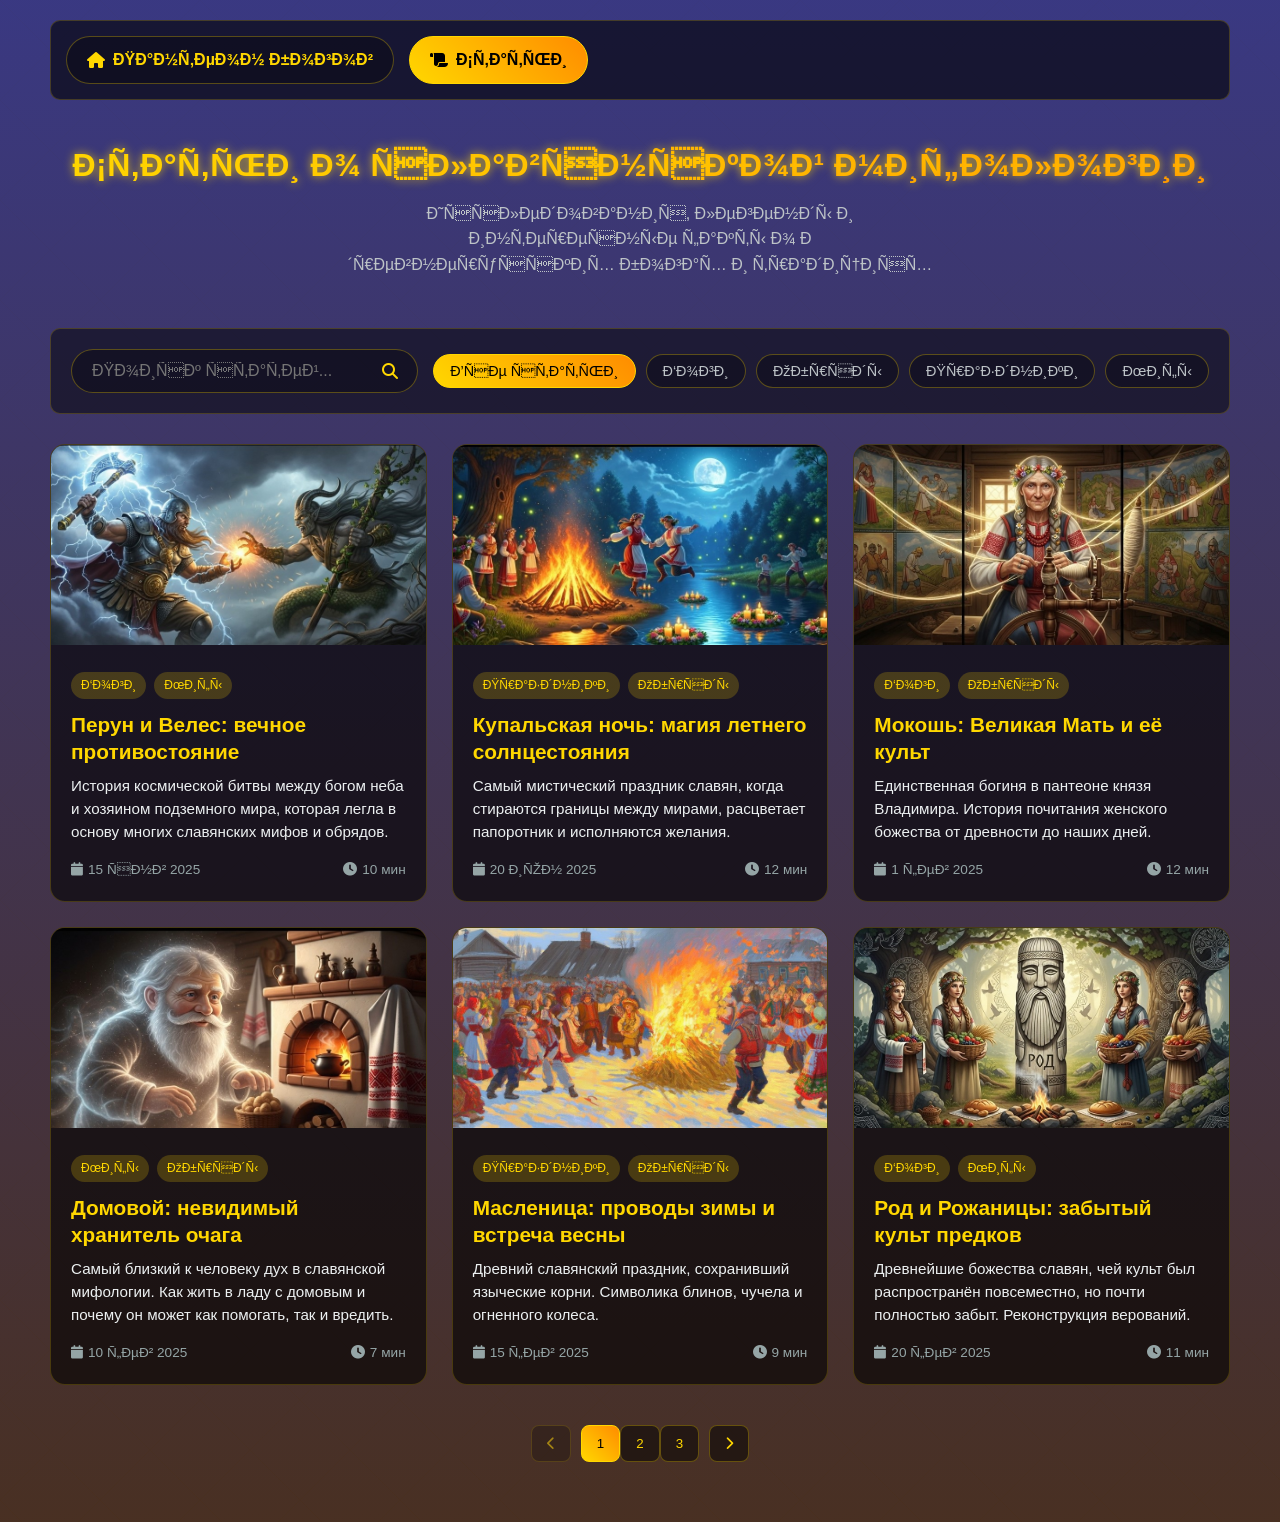
<file: articles.html>
<!DOCTYPE html>
<html lang="ru">
<head>
    <!-- Google tag (gtag.js) -->
<script async src="https://www.googletagmanager.com/gtag/js?id=G-6RVZMB5ZP8"></script>
<script>
  window.dataLayer = window.dataLayer || [];
  function gtag(){dataLayer.push(arguments);}
  gtag('js', new Date());

  gtag('config', 'G-6RVZMB5ZP8');
</script>
    <!-- Yandex.Metrika counter -->
<script type="text/javascript">
    (function(m,e,t,r,i,k,a){
        m[i]=m[i]||function(){(m[i].a=m[i].a||[]).push(arguments)};
        m[i].l=1*new Date();
        for (var j = 0; j < document.scripts.length; j++) {if (document.scripts[j].src === r) { return; }}
        k=e.createElement(t),a=e.getElementsByTagName(t)[0],k.async=1,k.src=r,a.parentNode.insertBefore(k,a)
    })(window, document,'script','https://mc.yandex.ru/metrika/tag.js?id=104200189', 'ym');

    ym(104200189, 'init', {ssr:true, webvisor:true, clickmap:true, ecommerce:"dataLayer", accurateTrackBounce:true, trackLinks:true});
</script>
<noscript><div><img src="https://mc.yandex.ru/watch/104200189" style="position:absolute; left:-9999px;" alt="" /></div></noscript>
<!-- /Yandex.Metrika counter -->
    <meta charset="UTF-8">
    <meta name="viewport" content="width=device-width, initial-scale=1.0">
    <title>Статьи о славянской мифологии</title>
    <link rel="stylesheet" href="https://cdnjs.cloudflare.com/ajax/libs/font-awesome/6.4.0/css/all.min.css">
    <style>
        * { box-sizing: border-box; margin: 0; padding: 0; }

        body {
            font-family: 'Comfortaa', 'Russo One', Arial, sans-serif;
            background:
                linear-gradient(rgba(25, 25, 112, 0.85), rgba(43, 15, 0, 0.85)),
                url('data:image/svg+xml;utf8,<svg xmlns="http://www.w3.org/2000/svg" width="100" height="100" viewBox="0 0 100 100"><rect width="100" height="100" fill="%238B4513" opacity="0.1"/><path d="M0,0 L100,100 M100,0 L0,100" stroke="%23FFD700" stroke-width="1" opacity="0.1"/></svg>');
            color: #f5f5f5;
            line-height: 1.6;
            padding: 10px;
            min-height: 100vh;
        }

        .articles-container { max-width: 1200px; margin: 0 auto; padding: 10px; }

        /* Навигация */
        .main-nav {
            background: rgba(0, 0, 0, 0.6);
            border-radius: 10px;
            padding: 15px;
            margin-bottom: 20px;
            display: flex;
            justify-content: space-between;
            align-items: center;
            flex-wrap: wrap;
            gap: 15px;
            border: 1px solid rgba(255, 215, 0, 0.2);
        }

        .nav-links {
            display: flex;
            gap: 15px;
            flex-wrap: wrap;
        }

        .nav-link {
            padding: 10px 20px;
            background: rgba(0, 0, 0, 0.3);
            border: 1px solid rgba(255, 215, 0, 0.3);
            border-radius: 25px;
            color: #ffd700;
            text-decoration: none;
            transition: all 0.3s;
            display: flex;
            align-items: center;
            gap: 8px;
            font-weight: 600;
        }

        .nav-link:hover {
            background: rgba(255, 215, 0, 0.2);
            box-shadow: 0 0 10px rgba(255, 215, 0, 0.5);
            transform: translateY(-2px);
        }

        .nav-link.active {
            background: linear-gradient(45deg, #ffd700, #ff8c00);
            color: #000;
            border-color: #ffd700;
        }

        /* Заголовок */
        .articles-header {
            text-align: center;
            padding: 20px 5px;
            margin-bottom: 30px;
        }

        .articles-title {
            font-family: 'Russo One', sans-serif;
            font-size: 2rem;
            margin-bottom: 10px;
            text-shadow: 0 0 10px rgba(255, 215, 0, 0.8);
            background: linear-gradient(45deg, #ffd700, #ff8c00);
            -webkit-background-clip: text;
            -webkit-text-fill-color: transparent;
            font-weight: 800;
            letter-spacing: 0.5px;
        }

        .articles-subtitle {
            font-size: 1rem;
            color: #bdc3c7;
            max-width: 600px;
            margin: 0 auto;
        }

        /* Фильтры и поиск */
        .articles-controls {
            background: rgba(0, 0, 0, 0.5);
            border-radius: 10px;
            padding: 20px;
            margin-bottom: 30px;
            border: 1px solid rgba(255, 215, 0, 0.2);
        }

        .controls-row {
            display: flex;
            flex-wrap: wrap;
            gap: 15px;
            align-items: center;
            justify-content: space-between;
        }

        .search-box {
            flex: 1;
            min-width: 250px;
            max-width: 500px;
            position: relative;
        }

        .search-input {
            width: 100%;
            padding: 12px 45px 12px 20px;
            border-radius: 25px;
            border: 1px solid rgba(255, 215, 0, 0.3);
            background: rgba(0, 0, 0, 0.3);
            color: #fff;
            font-size: 1rem;
            transition: all 0.3s;
        }

        .search-input:focus {
            outline: none;
            border-color: #ffd700;
            box-shadow: 0 0 10px rgba(255, 215, 0, 0.3);
        }

        .search-icon {
            position: absolute;
            right: 20px;
            top: 50%;
            transform: translateY(-50%);
            color: #ffd700;
        }

        .tag-filters {
            display: flex;
            gap: 10px;
            flex-wrap: wrap;
        }

        .tag-btn {
            padding: 8px 16px;
            background: rgba(0, 0, 0, 0.3);
            border: 1px solid rgba(255, 215, 0, 0.3);
            border-radius: 20px;
            color: #bdc3c7;
            cursor: pointer;
            transition: all 0.3s;
            font-size: 0.9rem;
        }

        .tag-btn:hover {
            border-color: #ffd700;
            color: #ffd700;
        }

        .tag-btn.active {
            background: linear-gradient(45deg, #ffd700, #ff8c00);
            color: #000;
            border-color: #ffd700;
        }

        /* Сетка статей */
        .articles-grid {
            display: grid;
            grid-template-columns: repeat(auto-fill, minmax(350px, 1fr));
            gap: 25px;
            margin-bottom: 40px;
        }

        .article-card {
            background: rgba(0, 0, 0, 0.6);
            border-radius: 15px;
            overflow: hidden;
            border: 1px solid rgba(255, 215, 0, 0.2);
            transition: all 0.3s;
            cursor: pointer;
        }

        .article-card:hover {
            transform: translateY(-5px);
            box-shadow: 0 10px 30px rgba(0, 0, 0, 0.5);
            border-color: rgba(255, 215, 0, 0.5);
        }

        .article-image {
            width: 100%;
            height: 200px;
            object-fit: cover;
            background: rgba(0, 0, 0, 0.3);
        }

        .article-content {
            padding: 20px;
        }

        .article-tags {
            display: flex;
            gap: 8px;
            margin-bottom: 12px;
            flex-wrap: wrap;
        }

        .article-tag {
            font-size: 0.75rem;
            padding: 4px 10px;
            background: rgba(255, 215, 0, 0.2);
            border-radius: 15px;
            color: #ffd700;
        }

        .article-title {
            font-size: 1.3rem;
            margin-bottom: 10px;
            color: #ffd700;
            font-family: 'Russo One', sans-serif;
            line-height: 1.3;
        }

        .article-excerpt {
            font-size: 0.95rem;
            color: #ecf0f1;
            margin-bottom: 15px;
            line-height: 1.5;
        }

        .article-meta {
            display: flex;
            justify-content: space-between;
            align-items: center;
            font-size: 0.85rem;
            color: #95a5a6;
        }

        .article-date {
            display: flex;
            align-items: center;
            gap: 5px;
        }

        .article-readtime {
            display: flex;
            align-items: center;
            gap: 5px;
        }

        /* Модальное окно для полной статьи */
        .article-modal {
            position: fixed;
            top: 0;
            left: 0;
            right: 0;
            bottom: 0;
            background: rgba(0, 0, 0, 0.9);
            z-index: 1000;
            display: none;
            overflow-y: auto;
        }

        .article-modal.active {
            display: block;
        }

        .modal-content {
            max-width: 900px;
            margin: 40px auto;
            background: rgba(25, 25, 112, 0.95);
            border-radius: 20px;
            border: 2px solid rgba(255, 215, 0, 0.3);
            position: relative;
        }

        .modal-close {
            position: absolute;
            top: 20px;
            right: 20px;
            width: 40px;
            height: 40px;
            background: rgba(255, 215, 0, 0.2);
            border: 1px solid rgba(255, 215, 0, 0.5);
            border-radius: 50%;
            display: flex;
            align-items: center;
            justify-content: center;
            cursor: pointer;
            color: #ffd700;
            font-size: 1.2rem;
            transition: all 0.3s;
            z-index: 10;
        }

        .modal-close:hover {
            background: rgba(255, 215, 0, 0.3);
            transform: rotate(90deg);
        }

        .article-full {
            padding: 40px;
        }

        .article-header {
            text-align: center;
            margin-bottom: 30px;
        }

        .article-full-title {
            font-size: 2rem;
            color: #ffd700;
            font-family: 'Russo One', sans-serif;
            margin-bottom: 15px;
            text-shadow: 0 0 10px rgba(255, 215, 0, 0.5);
        }

        .article-full-meta {
            display: flex;
            justify-content: center;
            gap: 20px;
            color: #95a5a6;
            font-size: 0.9rem;
        }

        .article-full-image {
            width: 100%;
            max-height: 400px;
            object-fit: cover;
            border-radius: 10px;
            margin-bottom: 30px;
        }

        .article-body {
            font-size: 1.05rem;
            line-height: 1.8;
            color: #ecf0f1;
        }

        .article-body h2 {
            font-size: 1.6rem;
            color: #ffd700;
            margin: 30px 0 15px;
            font-family: 'Russo One', sans-serif;
        }

        .article-body h3 {
            font-size: 1.3rem;
            color: #ff8c00;
            margin: 25px 0 12px;
        }

        .article-body p {
            margin-bottom: 15px;
        }

        .article-body ul, .article-body ol {
            margin: 15px 0 15px 30px;
        }

        .article-body li {
            margin-bottom: 8px;
        }

        .article-body blockquote {
            background: rgba(255, 215, 0, 0.1);
            border-left: 4px solid #ffd700;
            padding: 15px 20px;
            margin: 20px 0;
            font-style: italic;
        }

        .article-body img {
            max-width: 100%;
            height: auto;
            border-radius: 8px;
            margin: 20px 0;
        }

        /* Пагинация */
        .pagination {
            display: flex;
            justify-content: center;
            gap: 10px;
            margin: 40px 0;
        }

        .page-btn {
            padding: 10px 15px;
            background: rgba(0, 0, 0, 0.5);
            border: 1px solid rgba(255, 215, 0, 0.3);
            border-radius: 8px;
            color: #ffd700;
            cursor: pointer;
            transition: all 0.3s;
        }

        .page-btn:hover {
            background: rgba(255, 215, 0, 0.2);
        }

        .page-btn.active {
            background: linear-gradient(45deg, #ffd700, #ff8c00);
            color: #000;
            border-color: #ffd700;
        }

        .page-btn:disabled {
            opacity: 0.5;
            cursor: not-allowed;
        }

        /* Адаптивность */
        @media (max-width: 768px) {
            .articles-title { font-size: 1.6rem; }
            .articles-grid { grid-template-columns: 1fr; }
            .article-full { padding: 20px; }
            .article-full-title { font-size: 1.5rem; }
            .controls-row { flex-direction: column; }
            .search-box { max-width: 100%; }
        }
    </style>
</head>
<body>
    <div class="articles-container">
        <!-- Навигация -->
        <nav class="main-nav">
            <div class="nav-links">
                <a href="index.html" class="nav-link">
                    <i class="fas fa-home"></i>
                    <span>Пантеон богов</span>
                </a>
                <a href="articles.html" class="nav-link active">
                    <i class="fas fa-scroll"></i>
                    <span>Статьи</span>
                </a>
            </div>
        </nav>

        <!-- Заголовок -->
        <header class="articles-header">
            <h1 class="articles-title">Статьи о славянской мифологии</h1>
            <p class="articles-subtitle">Исследования, легенды и интересные факты о древнерусских богах и традициях</p>
        </header>

        <!-- Фильтры и поиск -->
        <div class="articles-controls">
            <div class="controls-row">
                <div class="search-box">
                    <input type="text" class="search-input" id="articleSearch" placeholder="Поиск статей...">
                    <i class="search-icon fas fa-search"></i>
                </div>
                <div class="tag-filters">
                    <button class="tag-btn active" data-tag="all">Все статьи</button>
                    <button class="tag-btn" data-tag="gods">Боги</button>
                    <button class="tag-btn" data-tag="rituals">Обряды</button>
                    <button class="tag-btn" data-tag="holidays">Праздники</button>
                    <button class="tag-btn" data-tag="myths">Мифы</button>
                </div>
            </div>
        </div>

        <!-- Сетка статей -->
        <div class="articles-grid" id="articlesGrid">
            <!-- Статьи будут добавлены через JavaScript -->
        </div>

        <!-- Пагинация -->
        <div class="pagination" id="pagination">
            <button class="page-btn" id="prevPage"><i class="fas fa-chevron-left"></i></button>
            <div id="pageNumbers"></div>
            <button class="page-btn" id="nextPage"><i class="fas fa-chevron-right"></i></button>
        </div>

        <!-- Модальное окно для статьи -->
        <div class="article-modal" id="articleModal">
            <div class="modal-content">
                <button class="modal-close" onclick="closeArticle()">
                    <i class="fas fa-times"></i>
                </button>
                <article class="article-full" id="articleFull">
                    <!-- Содержимое статьи -->
                </article>
            </div>
        </div>
    </div>

    <!-- 1. Сначала подключаем файл с данными -->
    <script src="articles_text.js"></script>
    
    <!-- 2. Затем подключаем скрипт, который будет эти данные использовать -->
    <script>
        // Состояние приложения
        let currentPage = 1;
        const articlesPerPage = 6;
        let filteredArticles = [...articlesData];
        let activeTag = 'all';

        // Инициализация
        document.addEventListener('DOMContentLoaded', function() {
            renderArticles();
            initializeControls();
        });

        // Функция отрисовки статей
        function renderArticles() {
            const grid = document.getElementById('articlesGrid');
            const start = (currentPage - 1) * articlesPerPage;
            const end = start + articlesPerPage;
            const pageArticles = filteredArticles.slice(start, end);

            grid.innerHTML = pageArticles.map(article => `
                <article class="article-card" onclick="openArticle(${article.id})">
                    <img src="${article.image || createPlaceholderImage(article.title)}" 
                         alt="${article.title}" 
                         class="article-image"
                         onerror="this.src='${createPlaceholderImage(article.title)}'">
                    <div class="article-content">
                        <div class="article-tags">
                            ${article.tags.map(tag => `
                                <span class="article-tag">${getTagName(tag)}</span>
                            `).join('')}
                        </div>
                        <h2 class="article-title">${article.title}</h2>
                        <p class="article-excerpt">${article.excerpt}</p>
                        <div class="article-meta">
                            <span class="article-date">
                                <i class="fas fa-calendar"></i>
                                ${formatDate(article.date)}
                            </span>
                            <span class="article-readtime">
                                <i class="fas fa-clock"></i>
                                ${article.readTime}
                            </span>
                        </div>
                    </div>
                </article>
            `).join('');

            renderPagination();
        }

        // Функция создания заглушки для изображения
        function createPlaceholderImage(title) {
            const colors = ['#00bcd4', '#4caf50', '#f44336', '#ff9800', '#9c27b0'];
            const color = colors[Math.floor(Math.random() * colors.length)];
            return `data:image/svg+xml;charset=UTF-8,%3Csvg width='400' height='200' xmlns='http://www.w3.org/2000/svg'%3E%3Crect width='400' height='200' fill='${encodeURIComponent(color)}'/%3E%3Ctext x='50%25' y='50%25' dominant-baseline='middle' text-anchor='middle' font-family='Russo One' font-size='24' fill='white'%3E${encodeURIComponent(title.substring(0, 20))}%3C/text%3E%3C/svg%3E`;
        }

        // Пагинация
        function renderPagination() {
            const totalPages = Math.ceil(filteredArticles.length / articlesPerPage);
            const pageNumbers = document.getElementById('pageNumbers');
            
            pageNumbers.innerHTML = '';
            
            for (let i = 1; i <= totalPages; i++) {
                const pageBtn = document.createElement('button');
                pageBtn.className = `page-btn ${i === currentPage ? 'active' : ''}`;
                pageBtn.textContent = i;
                pageBtn.onclick = () => goToPage(i);
                pageNumbers.appendChild(pageBtn);
            }

            // Управление кнопками prev/next
            document.getElementById('prevPage').disabled = currentPage === 1;
            document.getElementById('nextPage').disabled = currentPage === totalPages;
        }

        function goToPage(page) {
            currentPage = page;
            renderArticles();
            window.scrollTo({ top: 0, behavior: 'smooth' });
        }

        // Инициализация контролов
        function initializeControls() {
            // Поиск
            const searchInput = document.getElementById('articleSearch');
            let searchTimeout;
            
            searchInput.addEventListener('input', function(e) {
                clearTimeout(searchTimeout);
                searchTimeout = setTimeout(() => {
                    filterArticles();
                }, 300);
            });

            // Теги
            document.querySelectorAll('.tag-btn').forEach(btn => {
                btn.addEventListener('click', function() {
                    document.querySelectorAll('.tag-btn').forEach(b => b.classList.remove('active'));
                    this.classList.add('active');
                    activeTag = this.getAttribute('data-tag');
                    filterArticles();
                });
            });

            // Пагинация
            document.getElementById('prevPage').onclick = () => {
                if (currentPage > 1) goToPage(currentPage - 1);
            };

            document.getElementById('nextPage').onclick = () => {
                const totalPages = Math.ceil(filteredArticles.length / articlesPerPage);
                if (currentPage < totalPages) goToPage(currentPage + 1);
            };
        }

        // Фильтрация статей
        function filterArticles() {
            const searchTerm = document.getElementById('articleSearch').value.toLowerCase();
            
            filteredArticles = articlesData.filter(article => {
                const matchesSearch = searchTerm === '' || 
                    article.title.toLowerCase().includes(searchTerm) ||
                    article.excerpt.toLowerCase().includes(searchTerm);
                
                const matchesTag = activeTag === 'all' || article.tags.includes(activeTag);
                
                return matchesSearch && matchesTag;
            });

            currentPage = 1;
            renderArticles();
        }

        // Открытие статьи
        function openArticle(id) {
            const article = articlesData.find(a => a.id === id);
            if (!article) return;

            const modal = document.getElementById('articleModal');
            const fullArticle = document.getElementById('articleFull');

            fullArticle.innerHTML = `
                <div class="article-header">
                    <h1 class="article-full-title">${article.title}</h1>
                    <div class="article-full-meta">
                        <span><i class="fas fa-calendar"></i> ${formatDate(article.date)}</span>
                        <span><i class="fas fa-clock"></i> ${article.readTime}</span>
                        <span><i class="fas fa-tags"></i> ${article.tags.map(tag => getTagName(tag)).join(', ')}</span>
                    </div>
                </div>
                <img src="${article.image || createPlaceholderImage(article.title)}" 
                     alt="${article.title}" 
                     class="article-full-image"
                     onerror="this.src='${createPlaceholderImage(article.title)}'">
                <div class="article-body">
                    ${article.content}
                </div>
            `;

            modal.classList.add('active');
            document.body.style.overflow = 'hidden';
        }

        // Закрытие статьи
        function closeArticle() {
            const modal = document.getElementById('articleModal');
            modal.classList.remove('active');
            document.body.style.overflow = '';
        }

        // Закрытие по клику вне модального окна
        document.getElementById('articleModal').addEventListener('click', function(e) {
            if (e.target === this) {
                closeArticle();
            }
        });

        // Вспомогательные функции
        function formatDate(dateString) {
            const date = new Date(dateString);
            const months = ['янв', 'фев', 'мар', 'апр', 'май', 'июн', 'июл', 'авг', 'сен', 'окт', 'ноя', 'дек'];
            return `${date.getDate()} ${months[date.getMonth()]} ${date.getFullYear()}`;
        }

        function getTagName(tag) {
            const tagNames = {
                'gods': 'Боги',
                'rituals': 'Обряды',
                'holidays': 'Праздники',
                'myths': 'Мифы'
            };
            return tagNames[tag] || tag;
        }

        // Закрытие по Escape
        document.addEventListener('keydown', function(e) {
            if (e.key === 'Escape') {
                closeArticle();
            }
        });
    </script>
</body>

</html>
</file>
